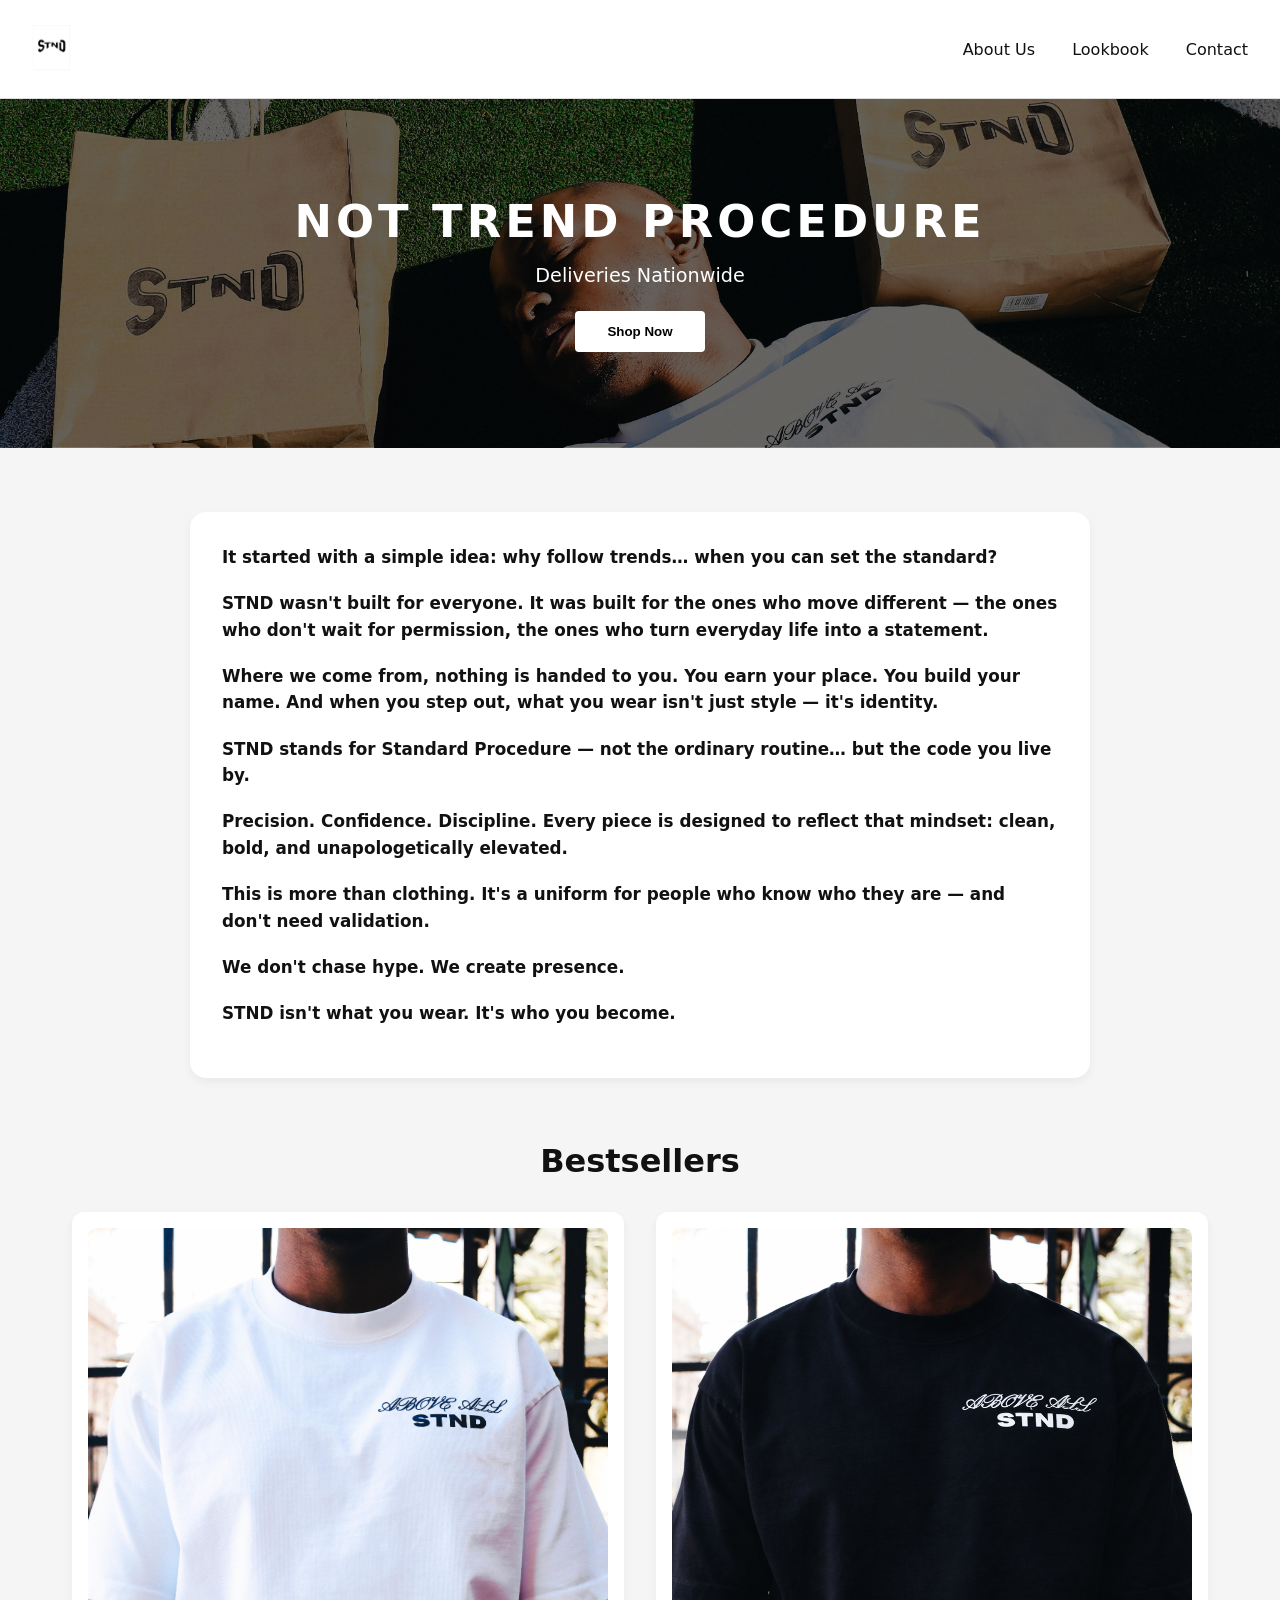
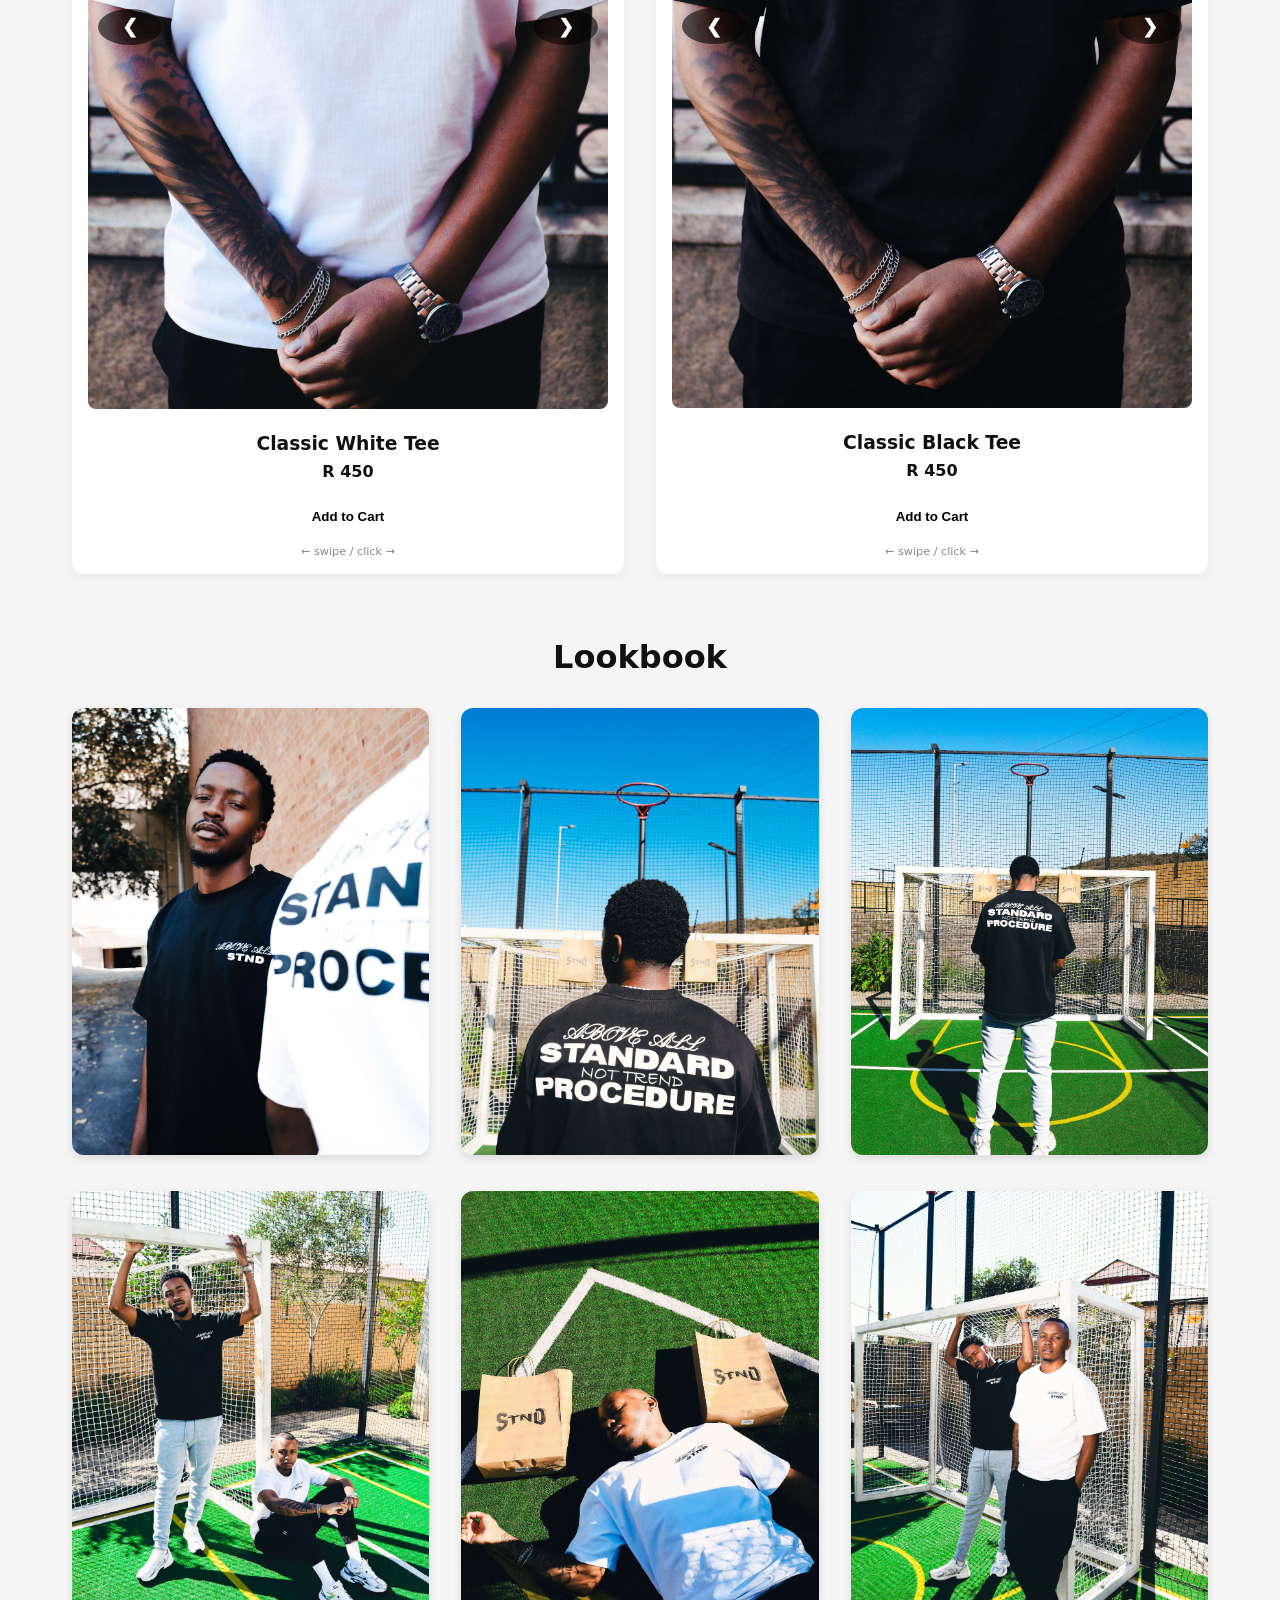
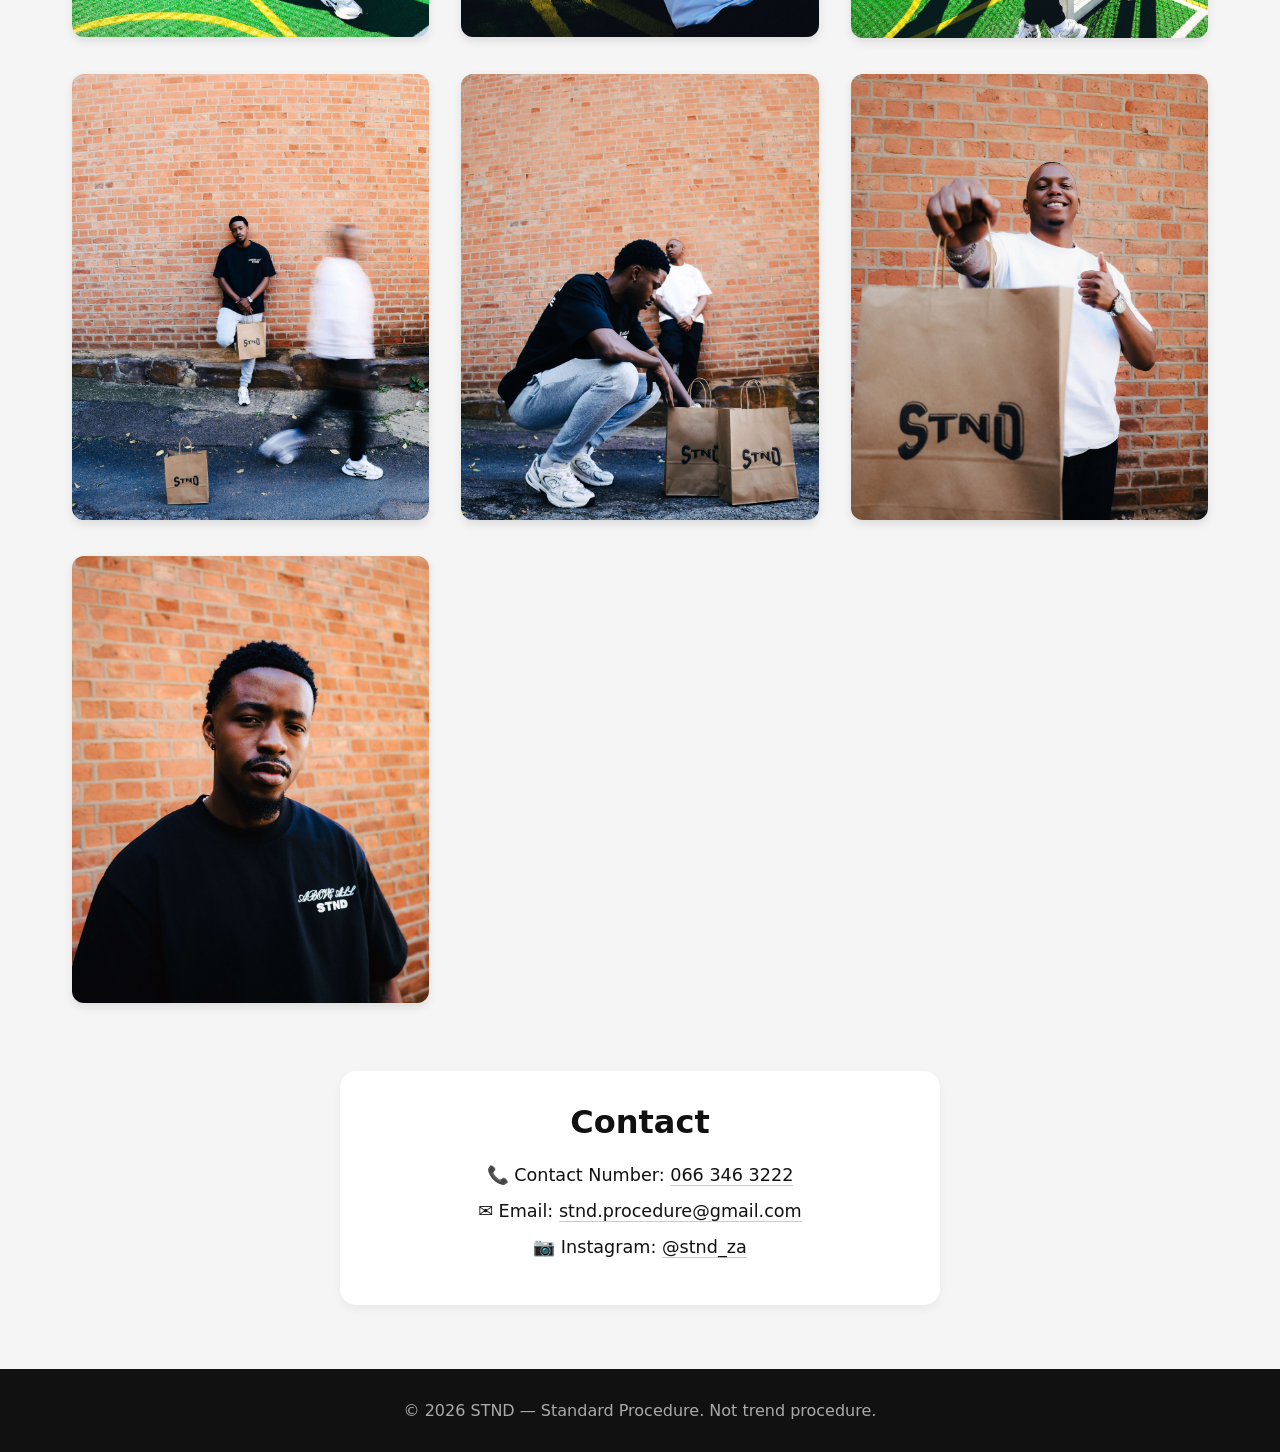
<file: index.html>
<!DOCTYPE html>
<html lang="en">
<head>
    <meta charset="UTF-8">
    <meta name="viewport" content="width=device-width, initial-scale=1.0, user-scalable=yes">
    <title>STND - Standard Procedure</title>
    <link rel="stylesheet" href="style.css">
</head>
<body>
    <header>
        <img src="images/logo.jpeg" alt="STND Logo" class="logo">
        <nav>
            <a href="#about">About Us</a>
            <a href="#lookbook">Lookbook</a>
            <a href="#contact">Contact</a>
        </nav>
    </header>

    <section class="hero">
        <h2>NOT TREND PROCEDURE</h2>
        <p>Deliveries Nationwide</p>
        <button onclick="document.getElementById('lookbook').scrollIntoView({behavior: 'smooth'})">Shop Now</button>
    </section>

    <!-- About Us Section -->
    <section id="about" class="about-section">
        <div class="about-story">
            <p><strong>It started with a simple idea: why follow trends… when you can set the standard?</strong></p>
            <p><strong>STND wasn't built for everyone. It was built for the ones who move different — the ones who don't wait for permission, the ones who turn everyday life into a statement.</strong></p>
            <p><strong>Where we come from, nothing is handed to you. You earn your place. You build your name. And when you step out, what you wear isn't just style — it's identity.</strong></p>
            <p><strong>STND stands for Standard Procedure — not the ordinary routine… but the code you live by.</strong></p>
            <p><strong>Precision. Confidence. Discipline. Every piece is designed to reflect that mindset: clean, bold, and unapologetically elevated.</strong></p>
            <p><strong>This is more than clothing. It's a uniform for people who know who they are — and don't need validation.</strong></p>
            <p><strong>We don't chase hype. We create presence.</strong></p>
            <p><strong>STND isn't what you wear. It's who you become.</strong></p>
        </div>
    </section>

    <!-- Shop Section - Only Tees -->
    <section id="shop" class="products">
        <h2>Bestsellers</h2>
        <div class="product-grid">
            <!-- White Tee with Swipe -->
            <div class="product">
                <div class="slider-container" data-images='["images/white-front.jpeg", "images/white-back.jpeg"]'>
                    <img class="slider-image" src="images/white-front.jpeg" alt="Classic White Tee">
                    <button class="slider-prev">❮</button>
                    <button class="slider-next">❯</button>
                </div>
                <h3>Classic White Tee</h3>
                <p>R 450</p>
                <button class="add-to-cart">Add to Cart</button>
                <div class="swipe-hint">← swipe / click →</div>
            </div>

            <!-- Black Tee with Swipe -->
            <div class="product">
                <div class="slider-container" data-images='["images/blackFront.png", "images/blackBack.png"]'>
                    <img class="slider-image" src="images/blackFront.png" alt="Classic Black Tee">
                    <button class="slider-prev">❮</button>
                    <button class="slider-next">❯</button>
                </div>
                <h3>Classic Black Tee</h3>
                <p>R 450</p>
                <button class="add-to-cart">Add to Cart</button>
                <div class="swipe-hint">← swipe / click →</div>
            </div>
        </div>
    </section>

    <!-- Lookbook Section -->
    <section id="lookbook" class="lookbook">
        <h2>Lookbook</h2>
        <div class="lookbook-grid">
            <div class="lookbook-item">
                <img src="IMG_8842.JPG (1).jpeg" alt="Look 1">
            </div>
            <div class="lookbook-item">
                <img src="IMG_8843.JPG (1).jpeg" alt="Look 2">
            </div>
            <div class="lookbook-item">
                <img src="IMG_8844.JPG (2) (1).jpeg" alt="Look 3">
            </div>
            <div class="lookbook-item">
                <img src="IMG_8845.JPG (1).jpeg" alt="Look 4">
            </div>
            <div class="lookbook-item">
                <img src="IMG_8846.JPG (2).jpeg" alt="Look 5">
            </div>
            <div class="lookbook-item">
                <img src="IMG_8847.JPG (1).jpeg" alt="Look 6">
            </div>
            <div class="lookbook-item">
                <img src="IMG_8848.JPG (1).jpeg" alt="Look 7">
            </div>
            <div class="lookbook-item">
                <img src="IMG_8849.JPG (1).jpeg" alt="Look 8">
            </div>
            <div class="lookbook-item">
                <img src="IMG_8851.JPG (1).jpeg" alt="Look 9">
            </div>
            <div class="lookbook-item">
                <img src="IMG_8852.JPG (1) (1).jpeg" alt="Look 10">
            </div>
        </div>
    </section>

    <!-- Contact Section -->
    <section id="contact" class="contact-section">
        <h2>Contact</h2>
        <div class="contact-info">
            <p>📞 Contact Number: <a href="tel:+27663463222">066 346 3222</a></p>
            <p>✉️ Email: <a href="mailto:stnd.procedure@gmail.com">stnd.procedure@gmail.com</a></p>
            <p>📷 Instagram: <a href="https://instagram.com/stnd_za" target="_blank">@stnd_za</a></p>
        </div>
    </section>

    <footer>
        <p>© 2026 STND — Standard Procedure. Not trend procedure.</p>
    </footer>

    <script src="script.js"></script>
</body>
</html>
</file>
<file: style.css>
* {
    margin: 0;
    padding: 0;
    box-sizing: border-box;
}

body {
    font-family: system-ui, -apple-system, 'Segoe UI', Roboto, sans-serif;
    background: #f5f5f5;
    color: #111;
}

header {
    display: flex;
    justify-content: space-between;
    align-items: center;
    padding: 1.5rem 2rem;
    background: white;
    border-bottom: 1px solid #ddd;
    flex-wrap: wrap;
}

.logo {
    height: 50px;
    width: auto;
    display: block;
}

nav a {
    margin-left: 2rem;
    text-decoration: none;
    color: #111;
    font-weight: 500;
}

nav a:hover {
    color: #666;
}

.hero {
    background: linear-gradient(rgba(0,0,0,0.6), rgba(0,0,0,0.6)), url('images/hero-bg.JPG.jpeg');
    background-size: cover;
    background-position: center;
    color: white;
    text-align: center;
    padding: 6rem 2rem;
}

.hero h2 {
    font-size: 2.8rem;
    margin-bottom: 1rem;
    letter-spacing: 4px;
    font-weight: 900;
}

.hero p {
    font-size: 1.2rem;
    margin-bottom: 1.5rem;
}

button {
    background: white;
    color: black;
    border: none;
    padding: 0.8rem 2rem;
    font-weight: bold;
    cursor: pointer;
    transition: 0.2s;
    border-radius: 4px;
}

button:hover {
    background: #ddd;
    transform: scale(0.98);
}

/* About Us Section */
.about-section {
    max-width: 900px;
    margin: 4rem auto;
    padding: 2rem;
    background: white;
    border-radius: 16px;
    box-shadow: 0 4px 10px rgba(0,0,0,0.05);
}

.about-story p {
    margin-bottom: 1.2rem;
    font-size: 1.05rem;
    line-height: 1.6;
}

/* Shop Section */
.products {
    max-width: 1200px;
    margin: 4rem auto;
    padding: 0 2rem;
}

.products h2 {
    text-align: center;
    margin-bottom: 2rem;
    font-size: 2rem;
}

.product-grid {
    display: grid;
    grid-template-columns: repeat(auto-fit, minmax(280px, 1fr));
    gap: 2rem;
    justify-content: center;
}

.product {
    background: white;
    padding: 1rem;
    text-align: center;
    border-radius: 12px;
    box-shadow: 0 4px 10px rgba(0,0,0,0.05);
    transition: transform 0.2s;
}

.product:hover {
    transform: translateY(-5px);
}

.product img {
    width: 100%;
    border-radius: 8px;
    margin-bottom: 1rem;
}

.product h3 {
    margin: 0.5rem 0;
}

.product p {
    font-weight: bold;
    margin-bottom: 1rem;
}

/* Image Slider Styles */
.slider-container {
    position: relative;
    width: 100%;
    overflow: hidden;
    border-radius: 8px;
}

.slider-image {
    width: 100%;
    display: block;
}

.slider-prev, .slider-next {
    position: absolute;
    top: 50%;
    transform: translateY(-50%);
    background: rgba(0,0,0,0.6);
    color: white;
    border: none;
    cursor: pointer;
    font-size: 1.2rem;
    border-radius: 50%;
    width: 36px;
    height: 36px;
    display: flex;
    align-items: center;
    justify-content: center;
    transition: background 0.2s;
}

.slider-prev:hover, .slider-next:hover {
    background: rgba(0,0,0,0.9);
}

.slider-prev { left: 10px; }
.slider-next { right: 10px; }

.swipe-hint {
    font-size: 0.7rem;
    color: #888;
    margin-top: 0.5rem;
    text-align: center;
}

/* Lookbook Gallery */
.lookbook {
    max-width: 1200px;
    margin: 4rem auto;
    padding: 0 2rem;
}

.lookbook h2 {
    text-align: center;
    margin-bottom: 2rem;
    font-size: 2rem;
}

.lookbook-grid {
    display: grid;
    grid-template-columns: repeat(auto-fit, minmax(280px, 1fr));
    gap: 2rem;
}

.lookbook-item img {
    width: 100%;
    height: auto;
    aspect-ratio: 4 / 5;
    object-fit: cover;
    border-radius: 12px;
    box-shadow: 0 4px 10px rgba(0,0,0,0.1);
    transition: transform 0.3s ease;
}

.lookbook-item img:hover {
    transform: scale(1.03);
}

/* Contact Section */
.contact-section {
    max-width: 600px;
    margin: 4rem auto;
    padding: 2rem;
    background: white;
    border-radius: 16px;
    text-align: center;
    box-shadow: 0 4px 10px rgba(0,0,0,0.05);
}

.contact-section h2 {
    margin-bottom: 1.5rem;
    font-size: 2rem;
}

.contact-info p {
    margin: 1rem 0;
    font-size: 1.1rem;
}

.contact-info a {
    color: #111;
    text-decoration: none;
    border-bottom: 1px solid #ccc;
}

.contact-info a:hover {
    border-bottom-color: #111;
}

/* Footer */
footer {
    text-align: center;
    padding: 2rem;
    background: #111;
    color: #aaa;
    margin-top: 3rem;
}

/* Mobile Responsive */
@media (max-width: 768px) {
    header {
        flex-direction: column;
        gap: 1rem;
        text-align: center;
    }
    
    nav a {
        margin: 0 1rem;
    }
    
    .hero h2 {
        font-size: 1.8rem;
    }
    
    .hero {
        padding: 4rem 1rem;
    }
    
    .logo {
        height: 40px;
    }
    
    .lookbook-grid {
        grid-template-columns: repeat(auto-fit, minmax(250px, 1fr));
    }
    
    .product-grid {
        grid-template-columns: 1fr;
    }
}
</file>
